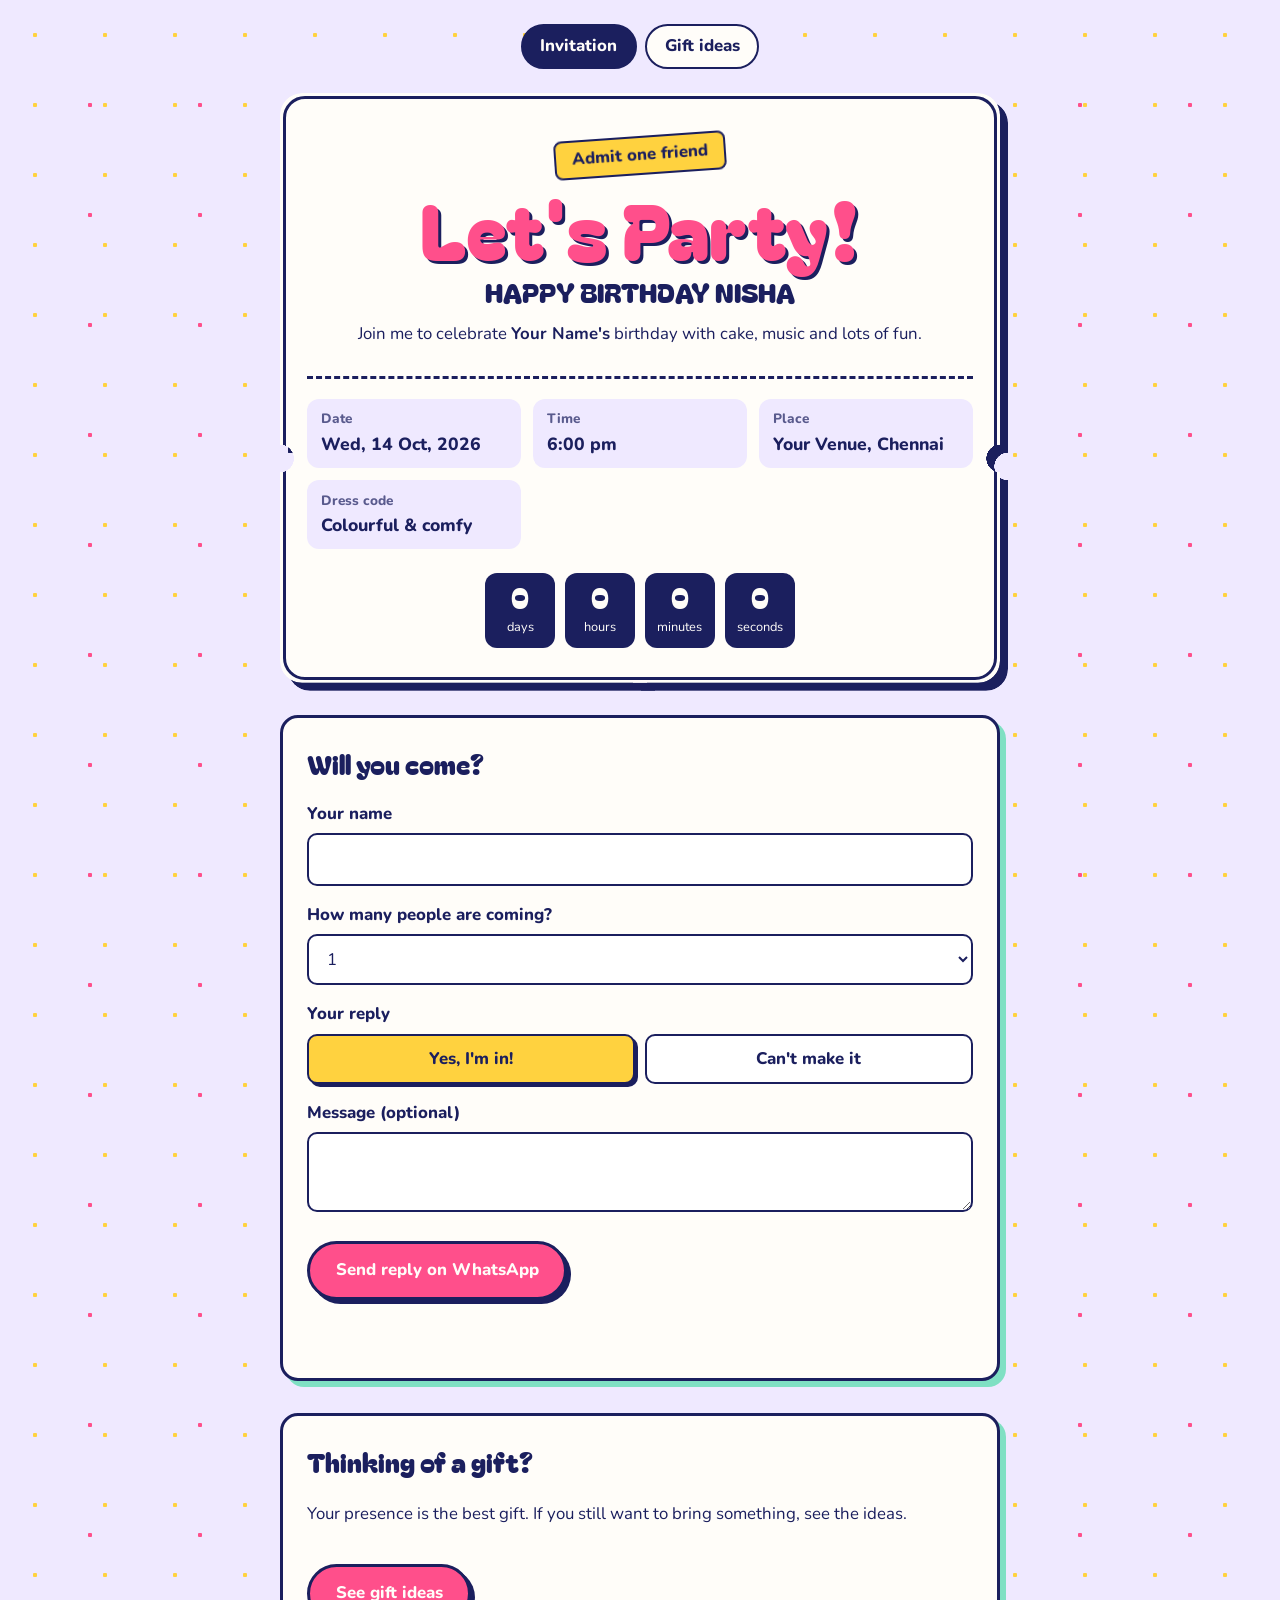
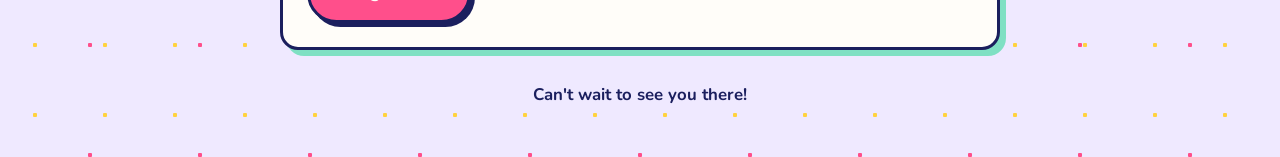
<file: index.html>
<!DOCTYPE html>
<html lang="en">
<head>
  <meta charset="UTF-8">
  <meta name="viewport" content="width=device-width, initial-scale=1">
  <title>You're invited! | Birthday Party</title>
  <link rel="preconnect" href="https://fonts.googleapis.com">
  <link rel="preconnect" href="https://fonts.gstatic.com" crossorigin>
  <link href="https://fonts.googleapis.com/css2?family=Bagel+Fat+One&family=Nunito:wght@600;700;800&display=swap" rel="stylesheet">
  <link rel="stylesheet" href="style.css">
</head>
<body>
  <main class="wrap">
    <nav class="nav" aria-label="Pages">
      <a href="index.html" aria-current="page">Invitation</a>
      <a href="gift.html">Gift ideas</a>
    </nav>

    <div class="ticket-wrap">
      <section class="ticket" aria-labelledby="title">
        <span class="stamp">Admit one friend</span>
        <h1 id="title">Let's Party!</h1>
        <h2 id="title">HAPPY BIRTHDAY NISHA</h2
        <p class="lead">Join me to celebrate <strong>Your Name's</strong> birthday with cake, music and lots of fun.</p>

        <!-- Change the date below: YYYY-MM-DDTHH:MM -->
        <dl class="details" id="details" data-date="2026-10-14T18:00">
          <div><dt>Date</dt><dd id="d-date">Sat, 14 oct 2026</dd></div>
          <div><dt>Time</dt><dd id="d-time">6:00 PM</dd></div>
          <div><dt>Place</dt><dd>Your Venue, Chennai</dd></div>
          <div><dt>Dress code</dt><dd>Colourful &amp; comfy</dd></div>
        </dl>

        <div class="countdown" role="timer" aria-label="Time left until the party">
          <div><strong id="c-d">0</strong><span>days</span></div>
          <div><strong id="c-h">0</strong><span>hours</span></div>
          <div><strong id="c-m">0</strong><span>minutes</span></div>
          <div><strong id="c-s">0</strong><span>seconds</span></div>
        </div>
      </section>
    </div>

    <section class="card" aria-labelledby="rsvp-title">
      <h2 id="rsvp-title">Will you come?</h2>
      <form id="rsvp">
        <label for="name">Your name</label>
        <input id="name" name="name" type="text" required autocomplete="name">

        <label for="guests">How many people are coming?</label>
        <select id="guests" name="guests">
          <option>1</option><option>2</option><option>3</option><option>4</option>
        </select>

        <label id="reply-label">Your reply</label>
        <div class="choice" role="radiogroup" aria-labelledby="reply-label">
          <label><input type="radio" name="reply" value="Yes, I'll be there!" checked> Yes, I'm in!</label>
          <label><input type="radio" name="reply" value="Sorry, I can't make it."> Can't make it</label>
        </div>

        <label for="msg">Message (optional)</label>
        <textarea id="msg" name="msg" rows="2"></textarea>

        <button class="btn" type="submit">Send reply on WhatsApp</button>
        <p class="note" id="note" aria-live="polite"></p>
      </form>
    </section>

    <section class="card" aria-labelledby="gift-title">
      <h2 id="gift-title">Thinking of a gift?</h2>
      <p>Your presence is the best gift. If you still want to bring something, see the ideas.</p>
      <a class="btn" href="gift.html">See gift ideas</a>
    </section>

    <footer>Can't wait to see you there!</footer>
  </main>

  <script>
    // ---- Settings: change these ----
    const HOST_WHATSAPP = "919999999999"; // country code + number, no + or spaces

    // ---- Date text and countdown ----
    const details = document.getElementById("details");
    const party = new Date(details.dataset.date);

    document.getElementById("d-date").textContent =
      party.toLocaleDateString("en-IN", { weekday: "short", day: "numeric", month: "short", year: "numeric" });
    document.getElementById("d-time").textContent =
      party.toLocaleTimeString("en-IN", { hour: "numeric", minute: "2-digit" });

    function tick() {
      let diff = Math.max(0, party - new Date());
      const d = Math.floor(diff / 864e5); diff %= 864e5;
      const h = Math.floor(diff / 36e5);  diff %= 36e5;
      const m = Math.floor(diff / 6e4);   diff %= 6e4;
      const s = Math.floor(diff / 1e3);
      document.getElementById("c-d").textContent = d;
      document.getElementById("c-h").textContent = h;
      document.getElementById("c-m").textContent = m;
      document.getElementById("c-s").textContent = s;
    }
    tick();
    setInterval(tick, 1000);

    // ---- RSVP: opens WhatsApp with a ready message ----
    document.getElementById("rsvp").addEventListener("submit", function (e) {
      e.preventDefault();
      const f = new FormData(e.target);
      const text = `Hi! This is ${f.get("name")}. ${f.get("reply")} Guests: ${f.get("guests")}.` +
                   (f.get("msg") ? ` ${f.get("msg")}` : "");
      window.open(`https://wa.me/${HOST_WHATSAPP}?text=${encodeURIComponent(text)}`, "_blank", "noopener");
      document.getElementById("note").textContent = "Thanks! Your reply is ready in WhatsApp. Just press send.";
    });
  </script>
</body>
</html>
</file>
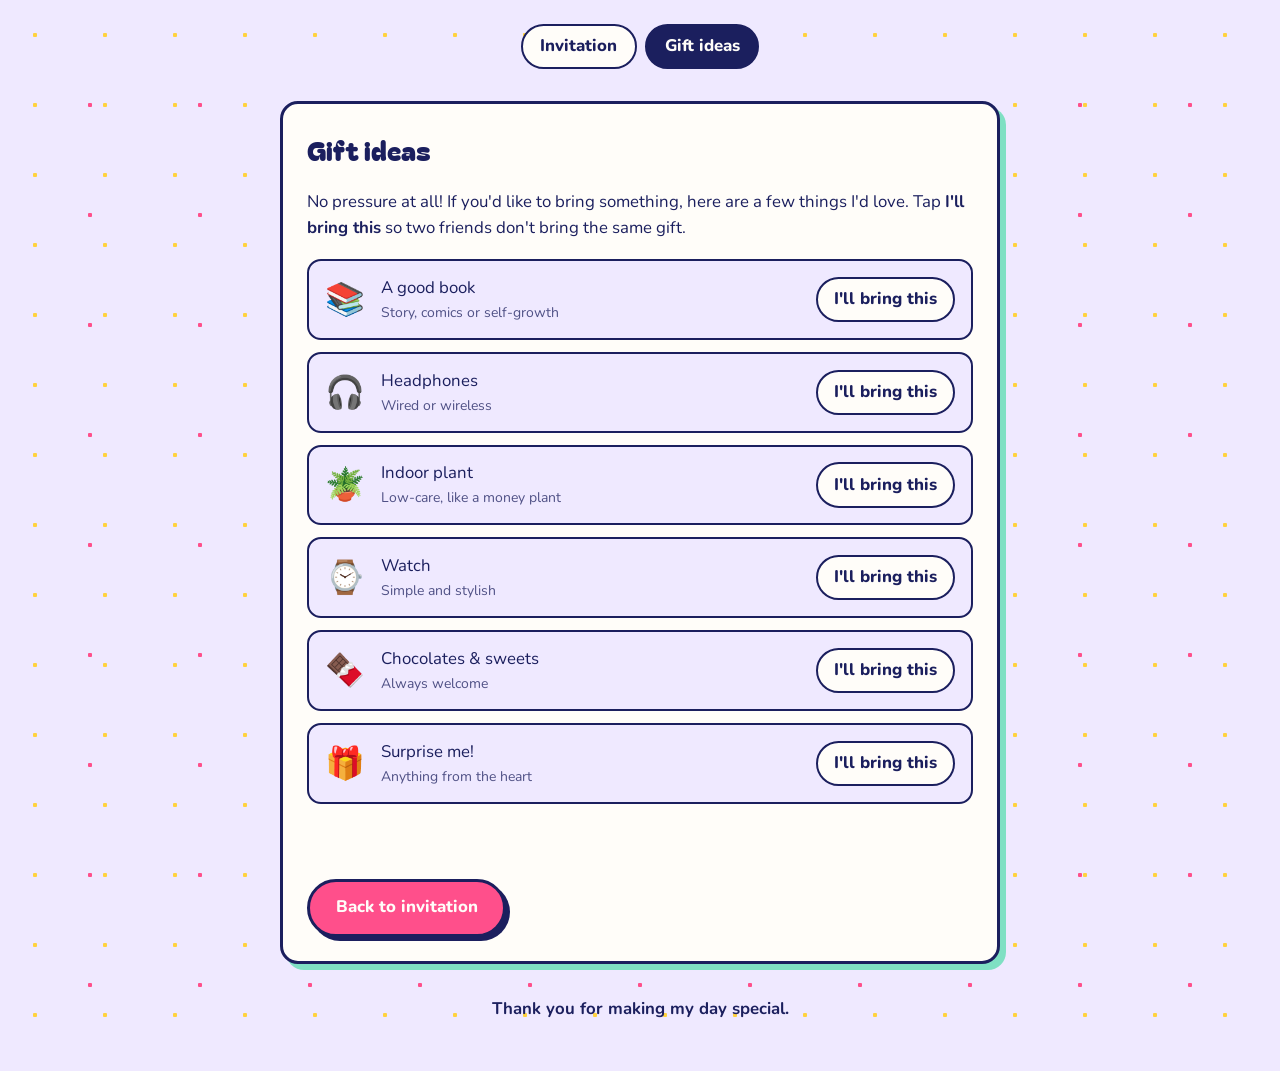
<file: gift.html>
<!DOCTYPE html>
<html lang="en">
<head>
  <meta charset="UTF-8">
  <meta name="viewport" content="width=device-width, initial-scale=1">
  <title>Gift ideas | Birthday Party</title>
  <link rel="preconnect" href="https://fonts.googleapis.com">
  <link rel="preconnect" href="https://fonts.gstatic.com" crossorigin>
  <link href="https://fonts.googleapis.com/css2?family=Bagel+Fat+One&family=Nunito:wght@600;700;800&display=swap" rel="stylesheet">
  <link rel="stylesheet" href="style.css">
</head>
<body>
  <main class="wrap">
    <nav class="nav" aria-label="Pages">
      <a href="index.html">Invitation</a>
      <a href="gift.html" aria-current="page">Gift ideas</a>
    </nav>

    <section class="card" aria-labelledby="gift-title">
      <h2 id="gift-title">Gift ideas</h2>
      <p>No pressure at all! If you'd like to bring something, here are a few things I'd love. Tap <strong>I'll bring this</strong> so two friends don't bring the same gift.</p>

      <ul class="gifts" id="gifts">
        <li data-id="book"><span class="emoji" aria-hidden="true">📚</span><span class="text">A good book<small>Story, comics or self-growth</small></span><button type="button">I'll bring this</button></li>
        <li data-id="headphones"><span class="emoji" aria-hidden="true">🎧</span><span class="text">Headphones<small>Wired or wireless</small></span><button type="button">I'll bring this</button></li>
        <li data-id="plant"><span class="emoji" aria-hidden="true">🪴</span><span class="text">Indoor plant<small>Low-care, like a money plant</small></span><button type="button">I'll bring this</button></li>
        <li data-id="watch"><span class="emoji" aria-hidden="true">⌚</span><span class="text">Watch<small>Simple and stylish</small></span><button type="button">I'll bring this</button></li>
        <li data-id="sweets"><span class="emoji" aria-hidden="true">🍫</span><span class="text">Chocolates &amp; sweets<small>Always welcome</small></span><button type="button">I'll bring this</button></li>
        <li data-id="surprise"><span class="emoji" aria-hidden="true">🎁</span><span class="text">Surprise me!<small>Anything from the heart</small></span><button type="button">I'll bring this</button></li>
      </ul>

      <p class="note" id="note" aria-live="polite"></p>
      <a class="btn" href="index.html">Back to invitation</a>
    </section>

    <footer>Thank you for making my day special.</footer>
  </main>

  <script>
    // Saves your own choices on this device only
    const KEY = "birthday-gifts";
    let taken = [];
    try { taken = JSON.parse(localStorage.getItem(KEY)) || []; } catch (e) {}

    const items = document.querySelectorAll("#gifts li");
    const note = document.getElementById("note");

    function render() {
      items.forEach(li => {
        const on = taken.includes(li.dataset.id);
        li.classList.toggle("taken", on);
        const btn = li.querySelector("button");
        btn.textContent = on ? "Picked ✓" : "I'll bring this";
        btn.setAttribute("aria-pressed", on);
      });
    }

    items.forEach(li => {
      li.querySelector("button").addEventListener("click", () => {
        const id = li.dataset.id;
        taken = taken.includes(id) ? taken.filter(x => x !== id) : [...taken, id];
        try { localStorage.setItem(KEY, JSON.stringify(taken)); } catch (e) {}
        note.textContent = taken.includes(id) ? "Great choice! See you at the party." : "Removed from your picks.";
        render();
      });
    });

    render();
  </script>
</body>
</html>
</file>
<file: style.css>
/* ===== Tokens ===== */
:root {
  --ink: #1b1f5e;
  --pink: #ff4f8b;
  --sun: #ffd23f;
  --mint: #7fe0c3;
  --paper: #fffdf9;
  --bg: #efe9ff;
  --font-display: "Bagel Fat One", "Trebuchet MS", system-ui, sans-serif;
  --font-body: "Nunito", system-ui, -apple-system, "Segoe UI", sans-serif;
}

*, *::before, *::after { box-sizing: border-box; }
html { scroll-behavior: smooth; }

body {
  margin: 0;
  min-height: 100vh;
  font-family: var(--font-body);
  font-size: 1.05rem;
  line-height: 1.6;
  color: var(--ink);
  background-color: var(--bg);
  background-image: radial-gradient(var(--sun) 2px, transparent 2.5px),
                    radial-gradient(var(--pink) 2px, transparent 2.5px);
  background-size: 70px 70px, 110px 110px;
  background-position: 0 0, 35px 50px;
}

a { color: inherit; }
:focus-visible { outline: 3px solid var(--pink); outline-offset: 3px; }

/* ===== Layout ===== */
.wrap { max-width: 760px; margin: 0 auto; padding: 1.5rem 1.25rem 3rem; }

.nav { display: flex; gap: .5rem; justify-content: center; margin-bottom: 1.5rem; }
.nav a {
  padding: .45rem 1.1rem;
  border: 2px solid var(--ink);
  border-radius: 999px;
  background: var(--paper);
  font-weight: 800;
  text-decoration: none;
}
.nav a[aria-current="page"] { background: var(--ink); color: var(--paper); }
.nav a:hover { background: var(--sun); color: var(--ink); }

/* ===== Ticket (the one bold element) ===== */
.ticket {
  position: relative;
  background: var(--paper);
  border: 3px solid var(--ink);
  border-radius: 22px;
  box-shadow: 8px 8px 0 var(--ink);
  padding: 2.5rem 1.5rem 2rem;
  text-align: center;
  /* punched notches on both sides */
  -webkit-mask: radial-gradient(circle 14px at 0 62%, #0000 98%, #000) left / 51% 100% no-repeat,
                radial-gradient(circle 14px at 100% 62%, #0000 98%, #000) right / 51% 100% no-repeat;
          mask: radial-gradient(circle 14px at 0 62%, #0000 98%, #000) left / 51% 100% no-repeat,
                radial-gradient(circle 14px at 100% 62%, #0000 98%, #000) right / 51% 100% no-repeat;
}
.ticket-wrap { filter: drop-shadow(8px 8px 0 var(--ink)); }
.ticket-wrap .ticket { box-shadow: none; border-color: transparent; }
.ticket-wrap .ticket::before {
  content: ""; position: absolute; inset: 0; border: 3px solid var(--ink);
  border-radius: 22px; pointer-events: none;
}

.stamp {
  display: inline-block;
  transform: rotate(-4deg);
  padding: .25rem 1rem;
  background: var(--sun);
  border: 2px solid var(--ink);
  border-radius: 8px;
  font-weight: 800;
}

h1 {
  margin: .9rem 0 .2rem;
  font-family: var(--font-display);
  font-weight: 400;
  font-size: clamp(2.6rem, 11vw, 4.8rem);
  line-height: 1;
  color: var(--pink);
  text-shadow: 3px 3px 0 var(--ink);
}
h2 { font-family: var(--font-display); font-weight: 400; font-size: 1.7rem; margin: 0 0 .5rem; }
.lead { margin: .5rem auto 0; max-width: 34ch; font-size: 1.2rem; font-weight: 700; }

.details {
  display: grid;
  grid-template-columns: repeat(auto-fit, minmax(170px, 1fr));
  gap: .75rem;
  margin: 1.75rem 0 0;
  padding: 1.25rem 0 0;
  border-top: 3px dashed var(--ink);
  text-align: left;
}
.details div { padding: .6rem .9rem; background: var(--bg); border-radius: 12px; }
.details dt { font-size: .85rem; font-weight: 800; opacity: .7; }
.details dd { margin: 0; font-weight: 800; font-size: 1.1rem; }

/* ===== Countdown ===== */
.countdown { display: flex; justify-content: center; gap: .6rem; margin-top: 1.5rem; }
.countdown div {
  min-width: 4.4rem; padding: .5rem .4rem;
  background: var(--ink); color: var(--paper); border-radius: 12px;
}
.countdown strong { display: block; font-family: var(--font-display); font-weight: 400; font-size: 1.8rem; line-height: 1.1; }
.countdown span { font-size: .8rem; }

/* ===== Cards, forms, buttons ===== */
.card {
  margin-top: 2rem; padding: 1.5rem;
  background: var(--paper);
  border: 3px solid var(--ink);
  border-radius: 18px;
  box-shadow: 6px 6px 0 var(--mint);
}

label { display: block; margin-top: 1rem; font-weight: 800; }
input, select, textarea {
  width: 100%; margin-top: .3rem; padding: .7rem .9rem;
  font: inherit; color: var(--ink);
  background: #fff; border: 2px solid var(--ink); border-radius: 10px;
}

.choice { display: flex; gap: .6rem; margin-top: .4rem; }
.choice label {
  flex: 1; margin: 0; padding: .6rem; text-align: center; cursor: pointer;
  border: 2px solid var(--ink); border-radius: 10px; background: #fff;
}
.choice input { position: absolute; opacity: 0; width: 0; }
.choice label:has(input:checked) { background: var(--sun); box-shadow: 3px 3px 0 var(--ink); }
.choice label:has(input:focus-visible) { outline: 3px solid var(--pink); }

.btn {
  display: inline-block; margin-top: 1.25rem; padding: .8rem 1.6rem;
  font: inherit; font-weight: 800; color: var(--paper); text-decoration: none; cursor: pointer;
  background: var(--pink); border: 3px solid var(--ink); border-radius: 999px;
  box-shadow: 4px 4px 0 var(--ink);
  transition: transform .12s, box-shadow .12s;
}
.btn:hover { transform: translate(2px, 2px); box-shadow: 2px 2px 0 var(--ink); }
.btn:active { transform: translate(4px, 4px); box-shadow: 0 0 0 var(--ink); }

.note { margin-top: .8rem; font-weight: 700; min-height: 1.5em; }

/* ===== Gift list ===== */
.gifts { list-style: none; margin: 1rem 0 0; padding: 0; display: grid; gap: .75rem; }
.gifts li {
  display: flex; align-items: center; gap: 1rem; padding: .8rem 1rem;
  background: var(--bg); border: 2px solid var(--ink); border-radius: 14px;
}
.gifts .emoji { font-size: 2rem; }
.gifts .text { flex: 1; }
.gifts .text small { display: block; opacity: .75; }
.gifts button {
  padding: .45rem 1rem; font: inherit; font-weight: 800; cursor: pointer;
  background: var(--paper); color: var(--ink); border: 2px solid var(--ink); border-radius: 999px;
}
.gifts button:hover { background: var(--sun); }
.gifts li.taken { background: var(--mint); }
.gifts li.taken button { background: var(--ink); color: var(--paper); }

footer { margin-top: 2rem; text-align: center; font-weight: 700; }

/* ===== Small screens & motion ===== */
@media (max-width: 480px) {
  .gifts li { flex-wrap: wrap; }
  .gifts button { width: 100%; }
  .countdown div { min-width: 3.6rem; }
}
@media (prefers-reduced-motion: no-preference) {
  .stamp { animation: wiggle 2.4s ease-in-out infinite; }
}
@keyframes wiggle { 0%, 100% { transform: rotate(-4deg); } 50% { transform: rotate(2deg); } }
</file>
